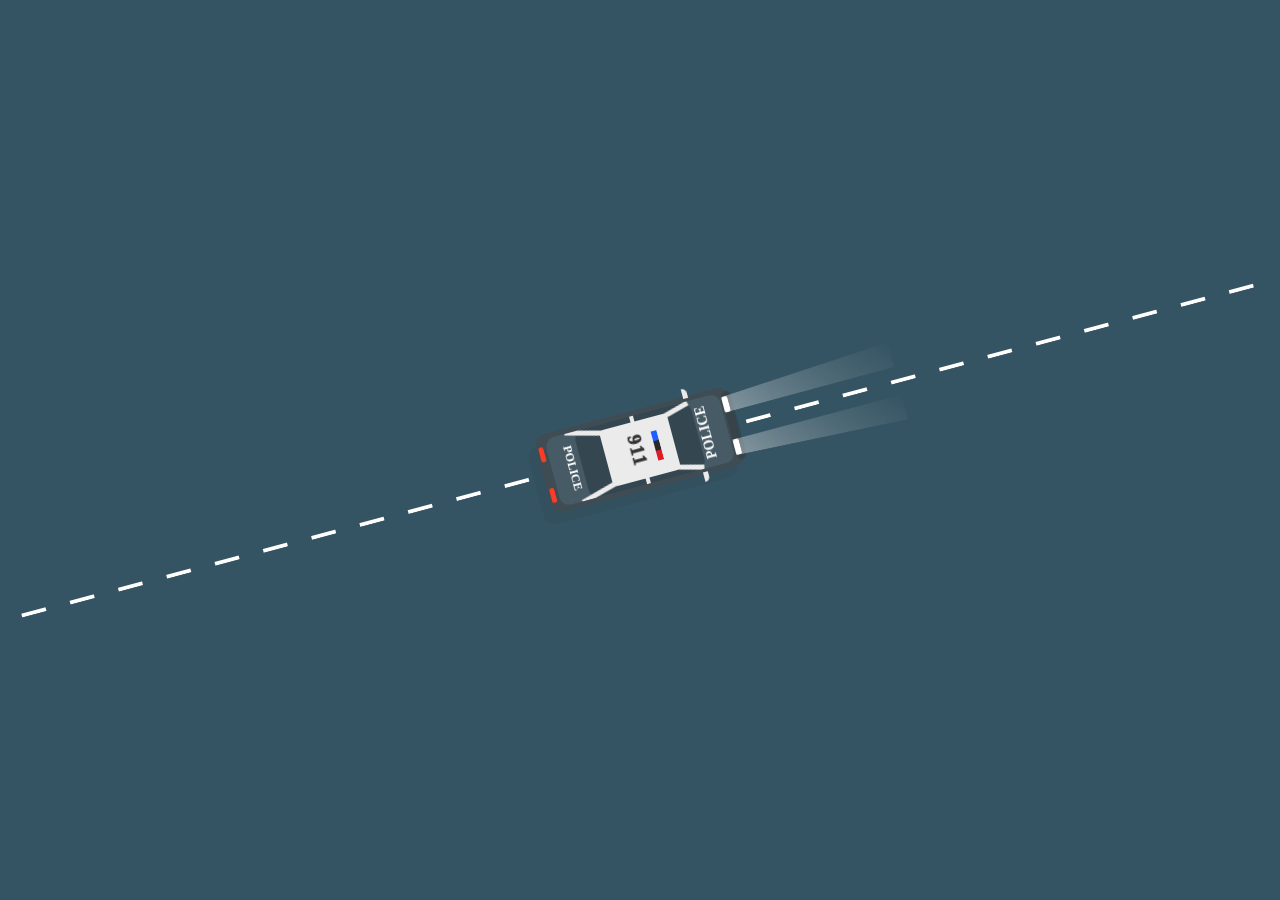
<file: Animasi Mobil Polisi/index.html>
<!DOCTYPE html>
<html lang="en">
<head>
    <title>Police vs Taxi Animations Effects</title>
    <link rel="stylesheet" type="text/css" href="style.css">
</head>
<body>
    <div  class="road">
        <div class="police">
            <div class="light_beam"></div>
            <h4>Police</h4>
            <h3>Police</h3>
            <div class="side_mirror"></div>
            <span>
                <b></b>
                <i></i>
            </span>
        </div>
    </div>
</body>
</html>
</file>
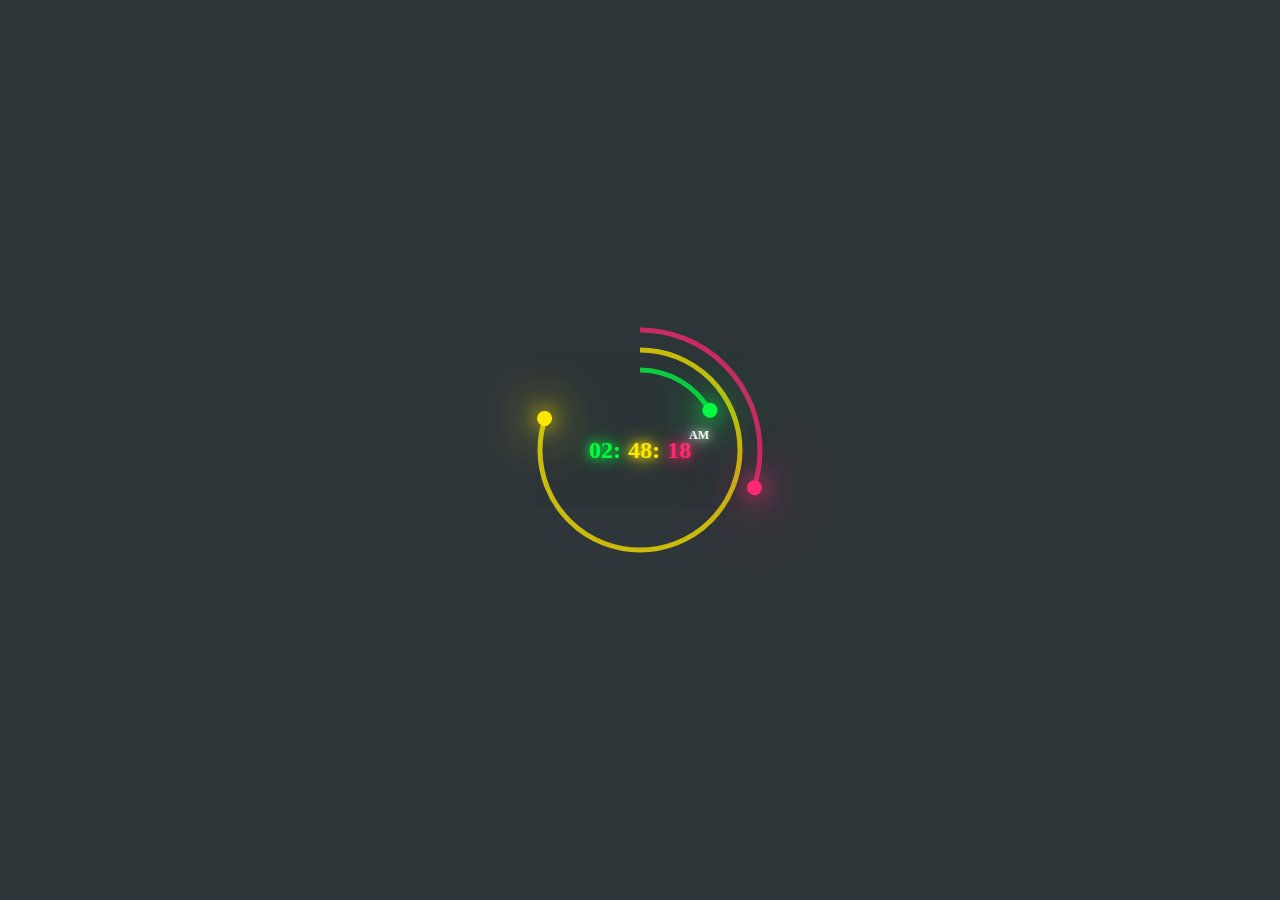
<file: Jam Digital/index.html>
<!DOCTYPE html>
<html lang="en">
<head>
    <meta charset="UTF-8">
    <title>Jam Digital</title>
    <link rel="stylesheet" href="style.css">
</head>
<body>
    <div id="time">
        <div class="circle" style="--clr:#ff2972;">
            <div class="dots sec_dot"></div>
            <svg>
                <circle cx="120" cy="120" r="120" id="ss"></circle>
            </svg>
        </div>
        <div class="circle" style="--clr:#fee800;">
            <div class="dots min_dot"></div>
            <svg>
                <circle cx="100" cy="100" r="100" id="mm"></circle>
            </svg>
        </div>
        <div class="circle" style="--clr:#04fc43;">
            <div class="dots hr_dot"></div>
            <svg>
                <circle cx="80" cy="80" r="80" id="hh"></circle>
            </svg>
        </div>
        <div class="timeBx">
            <div id="hours" style="--c:#04fc43;">00</div>
            <div id="minutes" style="--c:#fee800;">00</div>
            <div id="seconds" style="--c:#ff2972;">00</div>
            <div class="ap" style="--c:#fff;"><div id="ampm">AM</div>
        </div>
    </div>
    <script>
        setInterval(()=>{
        let hh = document.getElementById('hh');
        let mm = document.getElementById('mm');
        let ss = document.getElementById('ss');
        let sec_dot = document.querySelector('.sec_dot');
        let min_dot = document.querySelector('.min_dot');
        let hr_dot = document.querySelector('.hr_dot');
        let hours = document.getElementById('hours');
        let minutes = document.getElementById('minutes');
        let seconds = document.getElementById('seconds');
        let ampm= document.getElementById('ampm');

        let h = new Date().getHours();
        let m = new Date().getMinutes();
        let s = new Date().getSeconds();

        let am = h >= 12 ? "PM" : "AM";
        if (h > 12){
            h = h -12;
        }
        h = (h < 10) ? "0" + h : h;
        m = (m < 10) ? "0" + m : m;
        s = (s < 10) ? "0" + s : s;

        hours.innerHTML = h;
        minutes.innerHTML = m;
        seconds.innerHTML = s;
        ampm.innerHTML = am;

        hh.style.strokeDashoffset = 510 - (510 * h) / 12;
        mm.style.strokeDashoffset = 630 - (630 * m) / 60;
        ss.style.strokeDashoffset = 760 - (760 * s) / 60;

        sec_dot.style.transform = `rotateZ(${s * 6}deg)`;
        min_dot.style.transform = `rotateZ(${m * 6}deg)`;
        hr_dot.style.transform = `rotateZ(${h * 30}deg)`;
        })
    </script>
</body>
</html>
</file>
<file: Animasi Mobil Polisi/style.css>
*{
    margin: 0;
    padding: 0;
    box-sizing: border-box;
    font-family: consolas;
}
body{
    display: flex;
    justify-content: center;
    align-items: center;
    min-height: 100vh;
    background: #355463;
    overflow: hidden;
}
.road{
    position: relative;
    width: 100vw;
    display: flex;
    justify-content: center;
    align-items: center;
    transform-style: preserve-3d;
    transform: rotate(-15deg);

}
.road::before{
    content: '';
    position: absolute;
    width: 100%;
    height: 4px;
    background: linear-gradient(90deg, #fff, #fff 50%,transparent 50%, transparent 100%);
    background-size: 50px;
    animation: animate_road 0.125s linear infinite;
}
@keyframes animate_road{
    0%{
        background-position: 50px 0;
    }
    100%{
        background-position: 0px 0;
    }
}
.police{
    position: absolute;
    width: 200px;
    height: 80px;
    background: #3f4c54;
    border-radius: 10px;
    box-shadow: -10px 10px rgba(0, 0, 0, 0.05);
    transform-style: preserve-3d;
    perspective: 800px;
    z-index: 10;
    animation: animate_police_car 5s linear infinite;
}
@keyframes animate_police_car{
    0%{
        transform: translateX(20px) translateY(-50px);
    }
    25%{
        transform: translateX(-10px) translateY(0px);
    }
    50%{
        transform: translateX(20px) translateY(50px);
    }
    75%{
        transform: translateX(px) translateY(0px);
    }
    100%{
        transform: translateX(20px) translateY(-50px);
    }
}
.police::before{
    content: '';
    position: absolute;
    top: 12px;
    left: 2px;
    width: 5px;
    height: 15px;
    border-radius: 2px;
    background: #fc3c25;
    box-shadow: 0 42px #fc3c25;
}
.police::after{
    content: '';
    position: absolute;
    top: 10px;
    right: 2px;
    width: 6px;
    height: 16px;
    border-radius: 2px;
    background: #fff;
    box-shadow: 0 44px #fff;
}
.police span{
    position: absolute;
    inset: 5px 10px;
    background: #475b66;
    border-radius: 10px;
    overflow: hidden;
}
.police span::before{
    content: '911';
    position: absolute;
    top: 50%;
    left: 48%;
    transform: translate(-50%, -50%) rotate(90deg);
    color: #333;
    font-size: 1.15em;
    font-weight: 1000;
    letter-spacing: 0.1em;
    z-index: 10;
}
.police span::after{
    content: '';
    position: absolute;
    top: 50%;
    left: 60%;
    transform: translate(-50%, -50%);
    z-index: 100;
    width: 6px;
    height: 10px;
    background: #29282b;
    box-shadow: 0 -10px #1f5fff,0 10px #df1b25;
}
.police span b{
    position: absolute;
    inset: 0 30px;
    background: #344650;
    border-radius: 10px;
}
.police span b::before{
    content: '';
    position: absolute;
    inset: 6px 25px;
    background: #ebebeb;
    border-radius: 5px;
}
.police span b::after{
    content: '';
    position: absolute;
    inset: 0 58px;
    background: #ebebeb;
}
.police span i{
    position: absolute;
    inset: 0;
}
.police span i::before{
    content: '';
    position: absolute;
    top: 7px;
    left: 20px;
    width: 40px;
    height: 5px;
    background: #ebebeb;
    transform-origin: right;
    transform: rotate(15deg);
    box-shadow: 100px 34px #ebebeb;
}
.police span i::after{
    content: '';
    position: absolute;
    bottom: 7px;
    left: 20px;
    width: 40px;
    height: 5px;
    background: #ebebeb;
    transform-origin: right;
    transform: rotate(-15deg);
    box-shadow: 100px -34px #ebebeb;
}
.light_beam{
    position: absolute;
    top: 5px;
    right: -2px;
    width: 10px;
    height: 70px;
    background: #0002;
    border-radius: 15px;
    transform-style: preserve-3d;
}
.light_beam::before{
    content: '';
    position: absolute;
    top: 5px;
    left: 0;
    width: 150px;
    height: 16px;
    background: linear-gradient(50deg,#fff6,transparent);
    transform-origin: left;
    transform: perspective(500px) rotateY(-50deg);

}
.light_beam::after{
    content: '';
    position: absolute;
    bottom: 5px;
    left: 0;
    width: 150px;
    height: 16px;
    background: linear-gradient(50deg,#fff6,transparent);
    transform-origin: left;
    transform: perspective(500px) rotateY(-50deg);
}
.police h4{
    position: absolute;
    top: 50%;
    left: 0;
    color: #fff;
    text-transform: uppercase;
    z-index: 10;
    transform: translateY(-50%) rotate(90deg) scale(0.75);
}
.police h3{
    position: absolute;
    top: 50%;
    right: -2%;
    color: #fff;
    text-transform: uppercase;
    z-index: 10;
    transform: translateY(-50%) rotate(270deg) scale(0.75);
}
.police .side_mirror{
    position: absolute;
    inset: 0;
}
.police .side_mirror::before{
    content: '';
    position: absolute;
    top: -8px;
    right: 40px;
    width: 5px;
    height: 10px;
    background: #ebebeb;
    border-top-right-radius: 10px;
}
.police .side_mirror::after{
    content: '';
    position: absolute;
    bottom: -8px;
    right: 40px;
    width: 5px;
    height: 10px;
    background: #ebebeb;
    border-bottom-right-radius: 10px;
}
</file>
<file: Jam Digital/style.css>
*
{
    margin: 0;
    padding: 0;
    box-sizing: border-box;
}
body{
    display: flex;
    justify-content: center;
    align-items: center;
    min-height: 100vh;
    overflow: hidden;
    background: #2f363a;
}
#time{
    position: relative;
    width: 250px;
    height: 250px;
    display: flex;
    justify-content: center;
    align-items: center;
}
#time .circle{
    position: absolute;
    display: flex;
    justify-content: center;
    align-items: center;
}
#time .circle svg{
    position: relative;
    transform: rotate(270deg);
}
#time .circle:nth-child(1) svg{
    width: 250px;
    height: 250px;
}
#time .circle:nth-child(2) svg{
    width: 210px;
    height: 210px;
}
#time .circle:nth-child(3) svg{
    width: 170px;
    height: 170px;
}
#time .circle svg circle{
    width: 100%;
    height: 100%;
    fill: transparent;
    stroke: var(--clr);
    stroke-width: 5;
    transform: translate(5px,5px);
    opacity: 0.75;
}
#time .circle:nth-child(1) svg circle{
    stroke-dasharray: 760;
    stroke-dashoffset: 760;
}
#time .circle:nth-child(2) svg circle{
    stroke-dasharray: 630;
    stroke-dashoffset: 630;
}
#time .circle:nth-child(3) svg circle{
    stroke-dasharray: 510;
    stroke-dashoffset: 510;
}
.dots{
    position: absolute;
    width: 100%;
    height: 100%;
    display: flex;
    justify-content: center;
    align-items: flex-start;
    z-index: 10;
}
.dots::before{
    content: '';
    position: absolute;
    top: -3px;
    width: 15px;
    height: 15px;
    background: var(--clr);
    border-radius: 50%;
    box-shadow: 0 0 20px var(--clr),
    0 0 40px var(--clr),
    0 0 60px var(--clr),
    0 0 80px var(--clr);
}
.timeBx{
    position: absolute;
    inset: 0;
    display: flex;
    justify-content: center;
    align-items: center;
    width: 100%;
    color: #fff;
    font-family: consolas;
    gap: 15px;
    font-size: 1.5em;
    font-weight: bold;
}
.timeBx #hours::after,
.timeBx #minutes::after
{
    content: ':';
    position: absolute;
}
.timeBx div{
    color: var(--c);
    text-shadow: 0 0 10px var(--c),
    0 0 20px var(--c);
}
.ap{
    position: absolute;
    transform: translateY(-15px);
    font-size: 0.5em;
    right: 56px;
}
</file>
